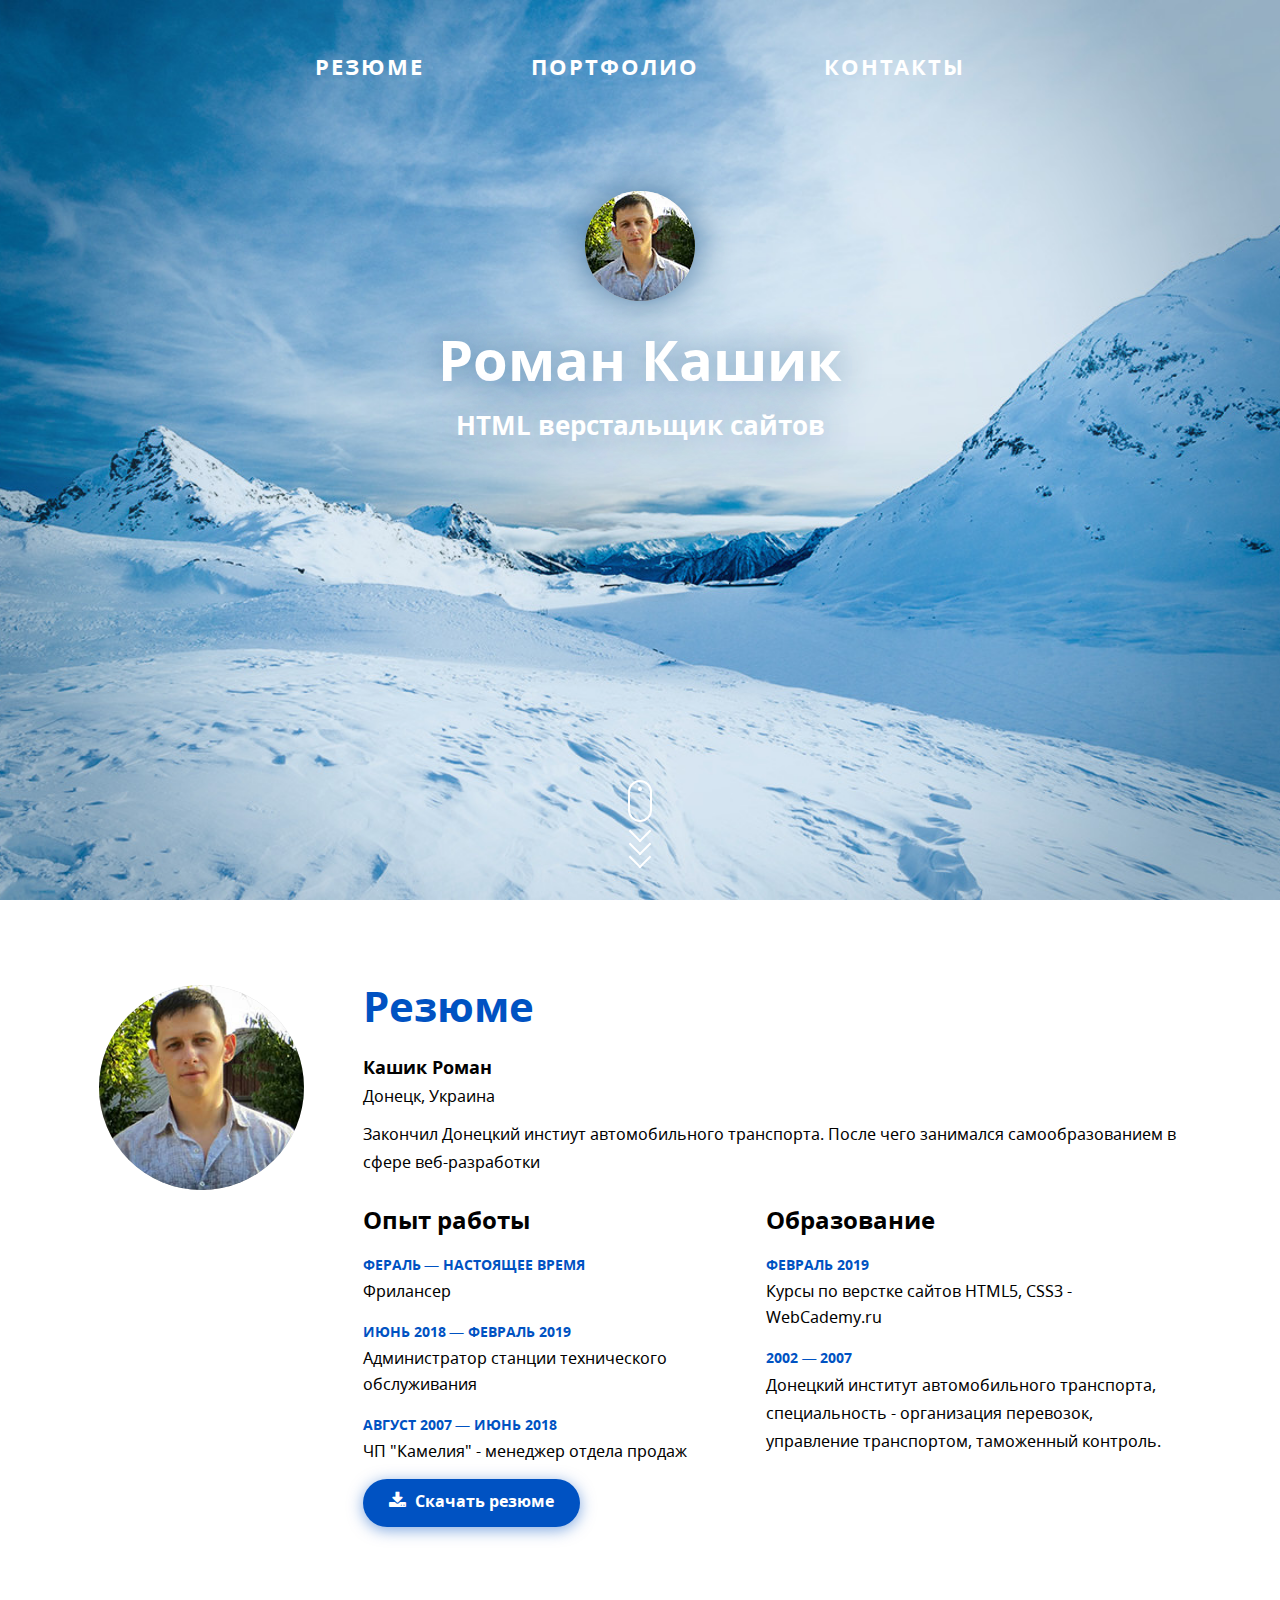
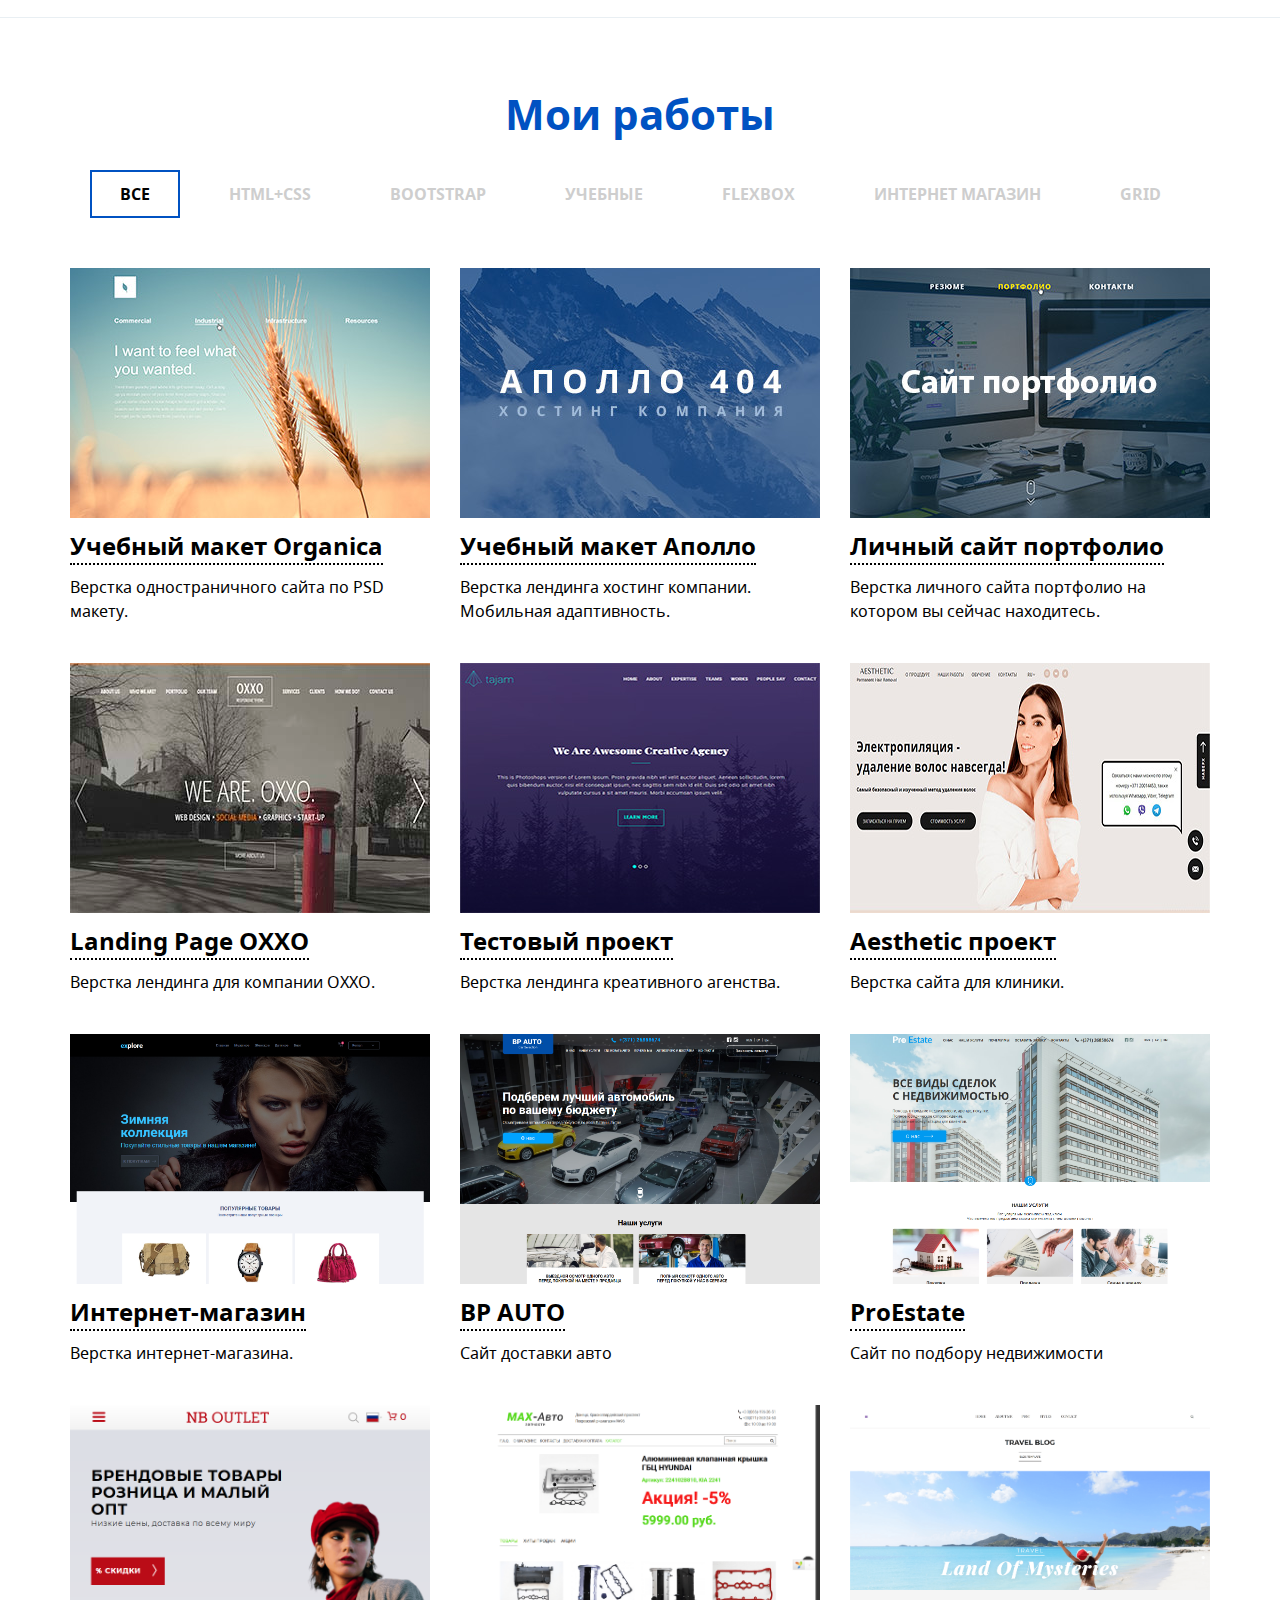
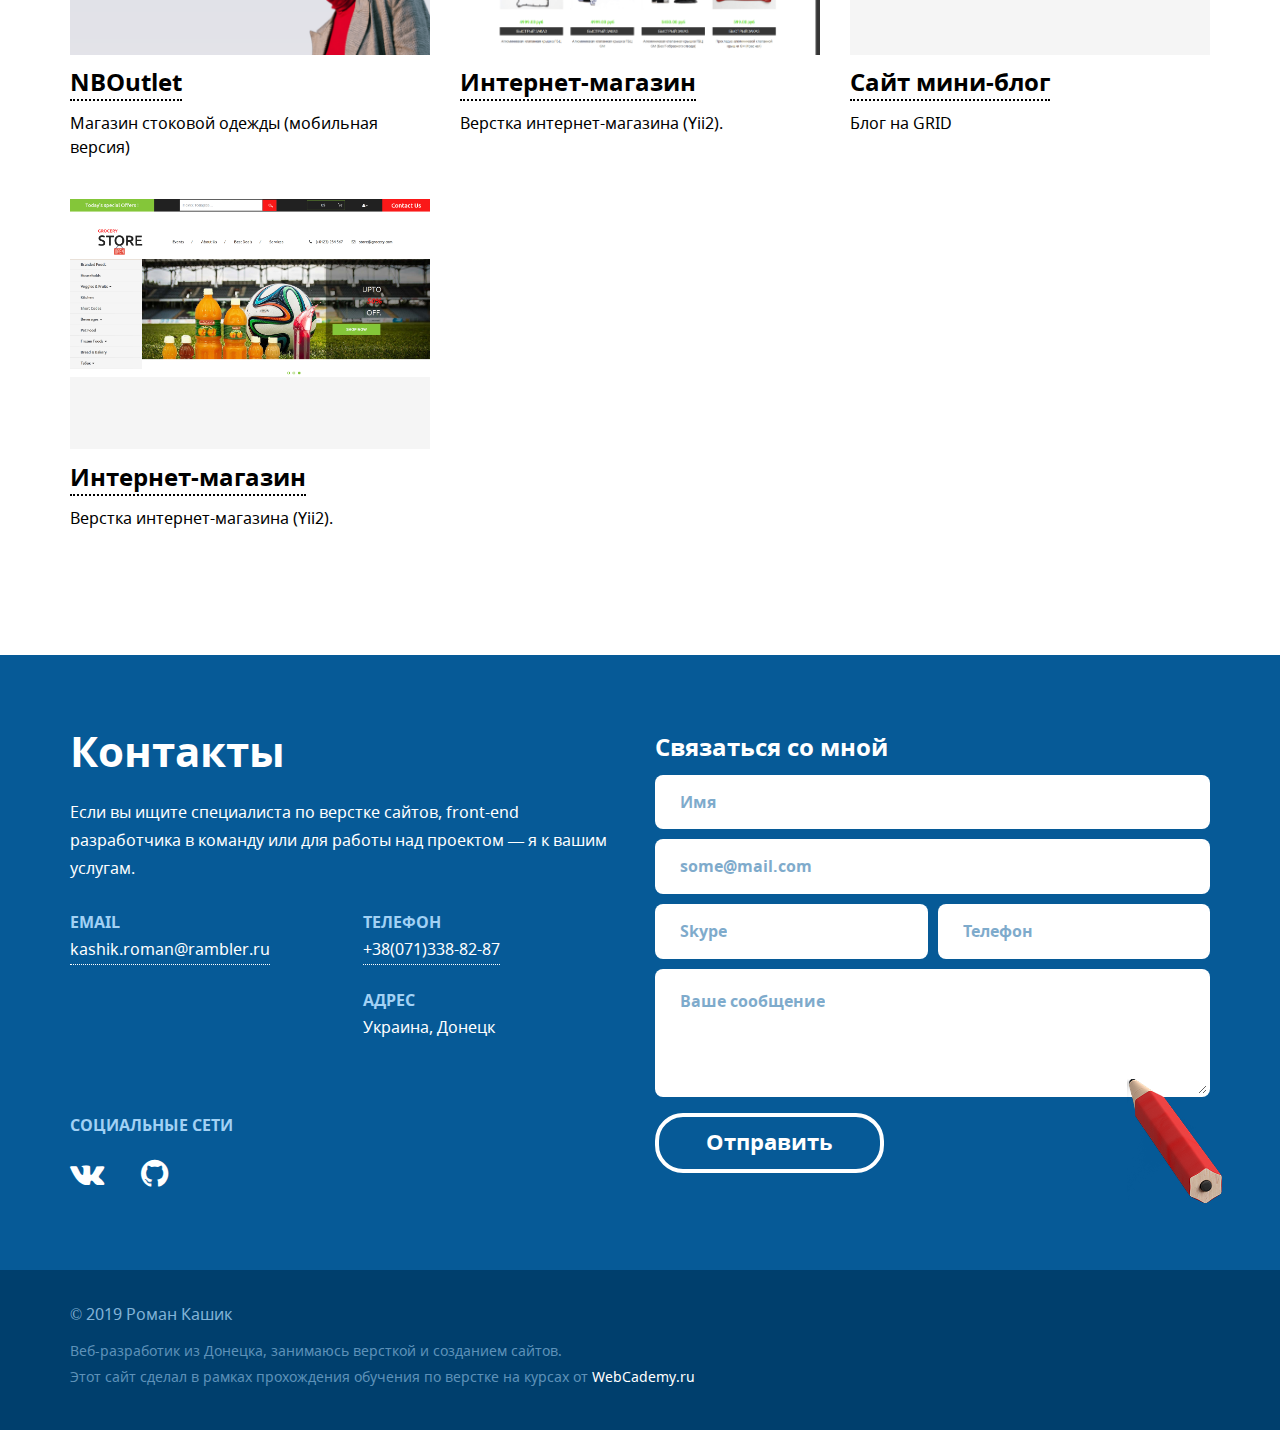
<file: docs/index.html>
<!DOCTYPE html>
<html lang="ru">
<head>
    <meta charset="UTF-8">

    <title>Портфолио</title>
    <meta name="description" content="Портфолио верстальщика сайтов">
    <meta name="keywords" content="Портфолио, проекты, заказать">
    <!-- Adaptive -->
    <meta name="viewport" content="width=device-width, initial-scale=1.0, shrink-to-fit=no"/>
    <meta http-equiv="X-UA-Compatible" content="IE=edge"/>
    <!-- Style -->
    <link rel="stylesheet" href="lib/bootstrap/css/bootstrap.min.css">
    <link rel="stylesheet" href="fonts/noto-webfont/noto.css">
    <link rel="stylesheet" href="fonts/font-awesome/css/font-awesome.min.css">
    <link rel="stylesheet" href="css/main.css">
    <link rel="stylesheet" href="lib/fancybox-master/dist/jquery.fancybox.min.css">
    <!-- FaIcons -->
    <link rel="icon" href="img/faicons/favicon-48x48.ico" type="image/x-icon"/>
    <link rel="shortcut icon" href="img/faicons/favicon-48x48.ico" type="image/x-icon"/>
    <link rel="apple-touch-icon" href="img/faicons/apple-touch-icon.png">
</head>
<body>
<!--[if lt IE 8]>
<p class="browserupgrade">Вы используете <strong>устаревшую</strong> версию браузера. Пожалуйста <a
        href="http://browsehappy.com/">обновите свой браузер</a>.</p>
<![endif]-->

<!-- Шапка сайта -->
<header class="header">
    <div class="container table">
        <div class="header__inner">
            <nav class="navigation">
                <div class="navigation__toogle">
                    <a class="burger-btn" id="mobile-menu" href="#">
                        <span></span>
                    </a>
                </div>
                <ul class="navigation__list">
                    <li><a href="#resume">Резюме</a></li>
                    <li><a href="#portfolio">Портфолио</a></li>
                    <li><a href="#contacts">Контакты</a></li>
                </ul>
            </nav>
            <div class="user-photo user-photo--small">
                <img src="usercontent/img/photo-small.jpg" alt="Фото пользователя">
            </div>
            <h1 class="header__title">Роман Кашик</h1>
            <h2 class="header__subtitle">HTML верстальщик сайтов</h2>
        </div>
        <a href="#resume" class="mouse_scroll">
            <div class="mouse">
                <div class="wheel"></div>
            </div>
            <div>
                <span class="m_scroll_arrows unu"></span>
                <span class="m_scroll_arrows doi"></span>
                <span class="m_scroll_arrows trei"></span>
            </div>
        </a>
    </div>
</header>
<!--// Шапка сайта -->

<!-- Блок с Резюме и Работами -->
<main>
    <!-- Резюме пользователя -->
    <div class="section section--bg-laptop section--bottom-line" id="resume">
        <div class="container">
            <div class="row">
                <!-- Фотография -->
                <div class="hidden-xs col-sm-2 col-lg-3">
                    <div class="user-photo user-photo--big">
                        <img src="usercontent/img/photo-big.jpg" alt="Фото пользователя">
                    </div>
                </div>
                <!-- //Фотография -->
                <!-- Резюме -->
                <div class="col-sm-10 col-lg-9">
                    <div class="heading">Резюме</div>
                    <p><strong>Кашик Роман</strong><br>
                        Донецк, Украина</p>
                    <p>Закончил Донецкий инстиут автомобильного транспорта. После чего занимался самообразованием в
                        сфере веб-разработки</p>
                    <!-- Колонки Опыт и Образование -->
                    <div class="row">
                        <div class="col-sm-6 col-lg-6 section--col-width ">
                            <div class="heading heading--medium">Опыт работы</div>
                            <ul class="skill-list">
                                <li class="skill-list__item">
                                    <div class="skill-list__title">Фераль — настоящее время</div>
                                    <p class="skill-list__desc">Фрилансер</p>
                                </li>
                                <li class="skill-list__item">
                                    <div class="skill-list__title">июнь 2018 — февраль 2019</div>
                                    <p class="skill-list__desc">Администратор станции технического обслуживания</p>
                                </li>
                                <li class="skill-list__item">
                                    <div class="skill-list__title">август 2007 — июнь 2018</div>
                                    <p class="skill-list__desc">ЧП "Камелия" - менеджер отдела продаж</p>
                                </li>
                            </ul>
                        </div>
                        <div class="col-sm-6 col-lg-6">
                            <div class="heading heading--medium">Образование</div>
                            <ul class="skill-list">
                                <li class="skill-list__item">
                                    <div class="skill-list__title">февраль 2019</div>
                                    <p class="skill-list__desc">Курсы по верстке сайтов HTML5, CSS3 - WebCademy.ru</p>
                                </li>
                                <li class="skill-list__item">
                                    <div class="skill-list__title">2002 — 2007</div>
                                    <p class="skill-list__desc& skill-list__desc&--line-height ">Донецкий институт
                                        автомобильного транспорта, специальность - организация перевозок, управление
                                        транспортом, таможенный контроль.</p>
                                </li>
                            </ul>
                        </div>
                        <!-- //Колонки Опыт и Образование -->
                    </div>
                    <a href="usercontent/pdf/Кашик Роман - верстальщик.pdf" class="button" target="blank" download>
                        <i class="fa fa-download " aria-hidden="true"></i>
                        Скачать резюме
                    </a>
                </div>
                <!-- //Резюме -->
            </div>
        </div>
    </div>
    <!-- Резюме пользователя -->
    <!-- Блок с работами -->
    <div class="section section--bg-gear section--work" id="portfolio">
        <div class="container">
            <div class="heading heading--center">Мои работы</div>
            <!-- Фильтр -->
            <div class="filter-wrapper">
                <ul class="filter-wrapper__block">
                    <li class="filter-wrapper__element">
                        <span class="filter-wrapper__button  filter" data-filter="all">Все</span>
                    </li>
                    <li class="filter-wrapper__element">
                        <span class="filter-wrapper__button filter" data-filter=".html-css">HTML+CSS</span>
                    </li>
                    <li class="filter-wrapper__element">
                        <span class="filter-wrapper__button filter" data-filter=".bootstrap">Bootstrap</span>
                    </li>
                    <li class="filter-wrapper__element">
                        <span class="filter-wrapper__button filter" data-filter=".tutorial">учебные</span>
                    </li>
                    <li class="filter-wrapper__element">
                        <span class="filter-wrapper__button filter" data-filter=".order">Flexbox</span>
                    </li>
                    <li class="filter-wrapper__element">
                        <span class="filter-wrapper__button filter" data-filter=".php">Интернет магазин</span>
                    </li>
                    <li class="filter-wrapper__element">
                        <span class="filter-wrapper__button filter" data-filter=".grid">Grid</span>
                    </li>
                </ul>
            </div>
            <!-- //Фильтр -->
            <!-- Работы -->
            <div class="row">
                <!-- Блок-обертка для фильтра и центровки работ на смартфонах -->
                <div class="portfolio-project--center" id="portfolio-project">
                    <div class="col-sm-4 col-lg-4 section--card mix tutorial html-css">
                        <div class="portfolio-card">
                            <a href="usercontent/img/full/organic.png" class="portfolio-card__img"
                               data-fancybox="gallery" data-caption="Учебный макет Organica">
                                <div class="portfolio__img--search">
                                    <i class="fa fa-search" aria-hidden="true"></i>
                                    <div class="portfolio__img--title">смотреть макет</div>
                                </div>
                                <img src="usercontent/img/project_organica.jpg" alt="Макет Organica">
                            </a>
                            <a href="https://romankashik.github.io/organic/" target="blank"
                               class="portfolio-card__title">Учебный макет Organica</a>
                            <div class="portfolio-card__description">Верстка одностраничного сайта по PSD макету.</div>
                        </div>
                    </div>
                    <div class="col-sm-4 col-lg-4 section--card mix tutorial bootstrap">
                        <div class="portfolio-card">
                            <a href="usercontent/img/full/apollo.png" class="portfolio-card__img"
                               data-fancybox="gallery" data-caption="Учебный макет Аполло">
                                <div class="portfolio__img--search">
                                    <i class="fa fa-search" aria-hidden="true"></i>
                                    <div class="portfolio__img--title">смотреть макет</div>
                                </div>
                                <img src="usercontent/img/project_apollo.jpg" alt="Макет Apollo">
                            </a>
                            <a href="https://romankashik.github.io/Apollo/" target="blank"
                               class="portfolio-card__title">Учебный макет Аполло</a>
                            <div class="portfolio-card__description">Верстка лендинга хостинг компании. Мобильная
                                адаптивность.
                            </div>
                        </div>
                    </div>
                    <div class="col-sm-4 col-lg-4 section--card mix bootstrap order">
                        <div class="portfolio-card">
                            <a href="usercontent/img/full/portfolio.jpg" class="portfolio-card__img"
                               data-fancybox="gallery" data-caption="Личный сайт портфолио">
                                <div class="portfolio__img--search">
                                    <i class="fa fa-search" aria-hidden="true"></i>
                                    <div class="portfolio__img--title">смотреть макет</div>
                                </div>
                                <img src="usercontent/img/project_portfolio.jpg" alt="Макет Portfolio">
                            </a>
                            <a href="usercontent/img/full/portfolio.jpg" target="blank" class="portfolio-card__title">Личный
                                сайт портфолио</a>
                            <div class="portfolio-card__description">Верстка личного сайта портфолио на котором вы
                                сейчас находитесь.
                            </div>
                        </div>
                    </div>
                    <div class="col-sm-4 col-lg-4 section--card mix bootstrap order">
                        <div class=" portfolio-card">
                            <a href="usercontent/img/full/OXXO.jpg" class="portfolio-card__img" data-fancybox="gallery"
                               data-caption="Landing Page компании OXXO">
                                <div class="portfolio__img--search">
                                    <i class="fa fa-search" aria-hidden="true"></i>
                                    <div class="portfolio__img--title">смотреть макет</div>
                                </div>
                                <img src="usercontent/img/project_oxxo.jpg" alt="Макет Moto">
                            </a>
                            <a href="https://romankashik.github.io/OXXO/" target="blank" class="portfolio-card__title">Landing
                                Page OXXO</a>
                            <div class="portfolio-card__description">Верстка лендинга для компании OXXO.</div>
                        </div>
                    </div>
                    <div class="col-sm-4 col-lg-4 section--card mix order">
                        <div class="portfolio-card ">
                            <a href="usercontent/img/full/tajam.jpg" class="portfolio-card__img" data-fancybox="gallery"
                               data-caption="Тестовый проект ">
                                <div class="portfolio__img--search">
                                    <i class="fa fa-search" aria-hidden="true"></i>
                                    <div class="portfolio__img--title">смотреть макет</div>
                                </div>
                                <img src="usercontent/img/project_tajam.jpg" alt="Макет Tajam">
                            </a>
                            <a href="https://romankashik.github.io/Tajam/" target="blank" class="portfolio-card__title">Тестовый
                                проект</a>
                            <div class="portfolio-card__description">Верстка лендинга креативного агенства.</div>
                        </div>
                    </div>
                    <div class="col-sm-4 col-lg-4 section--card mix order">
                        <div class="portfolio-card ">
                            <a href="usercontent/img/full/aesthetic.jpg" class="portfolio-card__img"
                               data-fancybox="gallery" data-caption="Тестовый проект ">
                                <div class="portfolio__img--search">
                                    <i class="fa fa-search" aria-hidden="true"></i>
                                    <div class="portfolio__img--title">смотреть макет</div>
                                </div>
                                <img src="usercontent/img/project_aesthetic.jpg" alt="Макет Tajam">
                            </a>
                            <a href="http://www.phr-aesthetic.eu/" target="blank"
                               class="portfolio-card__title">Aesthetic проект</a>
                            <div class="portfolio-card__description">Верстка сайта для клиники.</div>
                        </div>
                    </div>
					<div class="col-sm-4 col-lg-4 section--card order php">
						<div class="portfolio-card ">
							<a href="usercontent/img/full/ecommerce.png" class="portfolio-card__img"
							   data-fancybox="gallery" data-caption="Учебный интернет магазин">
								<div class="portfolio__img--search">
									<i class="fa fa-search" aria-hidden="true"></i>
									<div class="portfolio__img--title">смотреть макет</div>
								</div>
								<img src="usercontent/img/project__ecommerce.png" alt="Макет Ecommerce">
							</a>
							<a href="https://aesthetic-test.000webhostapp.com/" target="blank"
							   class="portfolio-card__title">Интернет-магазин</a>
							<div class="portfolio-card__description">Верстка интернет-магазина.</div>
						</div>
					</div>
                    <div class="col-sm-4 col-lg-4 section--card mix order">
                        <div class="portfolio-card ">
                            <a href="usercontent/img/full/bp_avto.png" class="portfolio-card__img"
                               data-fancybox="gallery" data-caption="Сайт доставки авто">
                                <div class="portfolio__img--search">
                                    <i class="fa fa-search" aria-hidden="true"></i>
                                    <div class="portfolio__img--title">смотреть макет</div>
                                </div>
                                <img src="usercontent/img/project__bp_avto.png" alt="BP AUTO">
                            </a>
                            <a href="http://bpauto.lv/avtopodbor/index.html" target="blank"
                               class="portfolio-card__title">BP AUTO</a>
                            <div class="portfolio-card__description">Сайт доставки авто</div>
                        </div>
                    </div>
                    <div class="col-sm-4 col-lg-4 section--card mix order">
                        <div class="portfolio-card ">
                            <a href="usercontent/img/full/proestate-lv.jpg" class="portfolio-card__img"
                               data-fancybox="gallery" data-caption="Сайт подбора недвижимости">
                                <div class="portfolio__img--search">
                                    <i class="fa fa-search" aria-hidden="true"></i>
                                    <div class="portfolio__img--title">смотреть макет</div>
                                </div>
                                <img src="usercontent/img/project__pro_estate.png" alt="ProEstate">
                            </a>
                            <a href="http://proestate.lv/" target="blank"
                               class="portfolio-card__title">ProEstate</a>
                            <div class="portfolio-card__description">Сайт по подбору недвижимости</div>
                        </div>
                    </div>
                    <div class="col-sm-4 col-lg-4 section--card mix order php">
                        <div class="portfolio-card ">
                            <a href="usercontent/img/full/nboutlet.jpg" class="portfolio-card__img"
                               data-fancybox="gallery" data-caption="Сайт стоковой одежды">
                                <div class="portfolio__img--search">
                                    <i class="fa fa-search" aria-hidden="true"></i>
                                    <div class="portfolio__img--title">смотреть макет</div>
                                </div>
                                <img src="usercontent/img/project__nboutlet.png" alt="NBOutlet">
                            </a>
                            <a href="http://www.nboutlet.eu/index-mobile.php" target="blank"
                               class="portfolio-card__title">NBOutlet</a>
                            <div class="portfolio-card__description">Магазин стоковой одежды (мобильная версия)</div>
                        </div>
                    </div>
                    <div class="col-sm-4 col-lg-4 section--card order php">
                        <div class="portfolio-card ">
                            <a href="usercontent/img/full/maxauto.png" class="portfolio-card__img"
                               data-fancybox="gallery" data-caption="Интернет магазин автозапчастей">
                                <div class="portfolio__img--search">
                                    <i class="fa fa-search" aria-hidden="true"></i>
                                    <div class="portfolio__img--title">смотреть макет</div>
                                </div>
                                <img src="usercontent/img/project_maxauto.png" alt="Макет MAX-Авто">
                            </a>
                            <a href="http://www.al-kryshka.com/" target="blank"
                               class="portfolio-card__title">Интернет-магазин</a>
                            <div class="portfolio-card__description">Верстка интернет-магазина (Yii2).</div>
                        </div>
                    </div>

                    <div class="col-sm-4 col-lg-4 section--card grid">
                        <div class="portfolio-card ">
                            <a href="usercontent/img/full/travel.jpg" class="portfolio-card__img"
                               data-fancybox="gallery" data-caption="Блог путешественника">
                                <div class="portfolio__img--search">
                                    <i class="fa fa-search" aria-hidden="true"></i>
                                    <div class="portfolio__img--title">смотреть макет</div>
                                </div>
                                <img src="usercontent/img/project_travel.png" alt="Макет Travel Blog">
                            </a>
                            <a href="https://romankashik.github.io/travel/" target="blank"
                               class="portfolio-card__title">Сайт мини-блог</a>
                            <div class="portfolio-card__description">Блог на GRID</div>
                        </div>
                    </div>

		            <div class="col-sm-4 col-lg-4 section--card order php">
                        <div class="portfolio-card ">
                            <a href="usercontent/img/full/grocery-full.jpg" class="portfolio-card__img"
                               data-fancybox="gallery" data-caption="Интернет магазин Grocery">
                                <div class="portfolio__img--search">
                                    <i class="fa fa-search" aria-hidden="true"></i>
                                    <div class="portfolio__img--title">смотреть макет</div>
                                </div>
                                <img src="usercontent/img/project_grocery.png" alt="Макет Grocery">
                            </a>
                            <a href="http://grocery.kl.com.ua/" target="blank"
                               class="portfolio-card__title">Интернет-магазин</a>
                            <div class="portfolio-card__description">Верстка интернет-магазина (Yii2).</div>
                        </div>
                    </div>
		
                </div>
                <!--// Блок-обертка для фильтра и центровки работ на смартфонах -->

            </div>
            <!--// Работы -->
        </div>
    </div>
    <!--// Блок с работами -->
</main>
<!-- //Блок с Резюме и Работами -->

<!-- Контакты -->
<footer id='contacts'>
    <div class="footer-bg section section--bg-cloud ">
        <div class="container">
            <div class="row ">
                <!-- Контакты -->
                <div class="col-sm-6 col-lg-6">
                    <div class="heading heading--white">Контакты</div>
                    <p class="heading-description">Если вы ищите специалиста по верстке сайтов, front-end разработчика в
                        команду или для работы над проектом — я к вашим услугам.</p>

                    <div class="row">
                        <div class="col-sm-12 col-lg-6">
                            <ul class="skill-list">
                                <li class="skill-list__item">
                                    <div class="skill-list__title skill-list__title--footer">Email</div>
                                    <p class="skill-list__desc"><a class="footer-contact__link"
                                                                   href="mailto:roma12041985@yandex.ru">kashik.roman@rambler.ru</a>
                                    </p>
                                </li>
                                <!-- <li class="skill-list__item">
                                    <div class="skill-list__title skill-list__title--footer">Skype</div>
                                    <p class="skill-list__desc"><a class="footer-contact__link" href="skype:emelyan.kazakov?chat">* * * * * * *</a></p>
                                </li> -->
                            </ul>
                        </div>
                        <div class="col-sm-12 col-lg-6">
                            <ul class="skill-list">
                                <li class="skill-list__item">
                                    <div class="skill-list__title skill-list__title--footer">Телефон</div>
                                    <p class="skill-list__desc"><a class="footer-contact__link"
                                                                   href="tel:+78 (070) 555-77-55">+38(071)338-82-87</a>
                                    </p>
                                </li>
                                <li class="skill-list__item">
                                    <div class="skill-list__title skill-list__title--footer">Адрес</div>
                                    <p class="skill-list__desc footer-contact__link--address">Украина, Донецк</p>
                                </li>
                            </ul>
                        </div>
                    </div>
                    <!-- Социальные сети -->
                    <ul class="skill-list skill-list-social-icon--contact">
                        <li class="skill-list__item skill-list__item-social-icon--contact">
                            <div class="skill-list__title skill-list__title--footer">социальные сети</div>
                            <div class="skill-list__desc">
                                <div class="social-icon">
                                    <a href="https://vk.com/id330586229" class="fa fa-vk" aria-hidden="true"
                                       target="blank"></a>
                                    <!-- <a href="https://twitter.com/?lang=ru" class="fa fa-twitter" aria-hidden="true" target="blank"></a> -->
                                    <!-- <a href="https://www.youtube.com/?gl=UA&hl=ru" class="fa fa-youtube" aria-hidden="true" target="blank"></a> -->
                                    <!-- <a href="https://www.instagram.com/?hl=ru" class="fa fa-instagram" aria-hidden="true" target="blank"></a> -->
                                    <a href="https://github.com/RomanKashik" class="fa fa-github" aria-hidden="true"
                                       target="blank"></a>
                                </div>
                            </div>
                        </li>
                    </ul>
                    <!--// Социальные сети -->
                </div>
                <!--// Контакты -->
                <!-- Форма -->
                <div class="col-sm-6 col-lg-6">
                    <div class="heading-form ">Связаться со мной</div>
                    <form class="contact-form" id="contact-form">
                        <!-- Скрытые поля -->
                        <input type="hidden" name="project_name" value="Мой персональный сайт">
                        <input type="hidden" name="form_from" value="admin@webhostapp.com">
                        <input type="hidden" name="admin_email" value="roma12041985@yandex.ru">
                        <input type="hidden" name="form_subject" value=" Сообщение с сайта">
                        <!-- //Скрытые поля -->

                        <input type="text" class="contact-form__input" id="name" name="name" placeholder="Имя" required>
                        <input type="email" class="contact-form__input" id="email" name="email"
                               placeholder="some@mail.com" required>
                        <div class="contact-form__half-width">
                            <input type="text" class="contact-form__input contact-form__input--half-width-skype"
                                   name="skype" placeholder="Skype">
                            <input type="tel" class="contact-form__input contact-form__input--half-width-phone"
                                   name="phone" placeholder="Телефон">
                        </div>
                        <div class="pencil-bocks">
                            <textarea name="message" class="contact-form__textarea" id="message" cols="30" rows="10"
                                      placeholder="Ваше сообщение" required></textarea>
                        </div>
                        <input type="submit" class="contact-submit" value="Отправить">
                    </form>
                    <div id="answer"></div>
                </div>


                <!--// Форма -->

            </div>
        </div>
    </div>

    <div class="copy">
        <div class="container">
            <div class="copyright">
                <p class="copyright__label">© 2019 Роман Кашик</p>
                <p class="copyright__text">Веб-разработик из Донецка, занимаюсь версткой и созданием сайтов. <br>
                    Этот сайт сделал в рамках прохождения обучения по верстке на курсах от <a class="copyright__link"
                                                                                              href="https://webcademy.ru/"
                                                                                              target="blank">WebCademy.ru</a>
                </p>
            </div>
        </div>
    </div>
</footer>
<!-- //Контакты -->

<!-- [if lt IE 9]>
<script src="lib/html5shiv/es5-shim.min.js"></script>
<script src="lib/html5shiv/html5shiv.min.js"></script>
<script src="lib/html5shiv/html5shiv-printshiv.min.js"></script>
<script src="lib/html5shiv/respond.min.js"></script>
<![endif] -->

<!-- Scripts -->
<script src="lib/jquery/jquery-3.3.1.min.js"></script>
<script src="lib/bootstrap/js/bootstrap.min.js"></script>
<script src="lib/pagescroll2id/jquery.malihu.PageScroll2id.js"></script>
<script src="lib/mixitup2/jquery.mixitup.min.js"></script>
<script src="lib/fancybox-master/dist/jquery.fancybox.min.js"></script>
<script src="lib/jquery-validation-1.15.1/jquery.validate.min.js"></script>
<script src="js/main.js"></script>
</body>
</html>
</file>
<file: docs/fonts/noto-webfont/noto.css>
@font-face {
    font-family: 'Noto Sans';
    src: local('Noto Sans'), local('NotoSans'), url('notosans.woff2') format('woff2'), url('notosans.woff') format('woff'), url('notosans.ttf') format('truetype');
    font-weight: 400;
    font-style: normal;
}
@font-face {
    font-family: 'Noto Sans';
    src: local('Noto Sans Italic'), local('NotoSans-Italic'), url('notosansitalic.woff2') format('woff2'), url('notosansitalic.woff') format('woff'), url('notosansitalic.ttf') format('truetype');
    font-weight: 400;
    font-style: italic;
}
@font-face {
    font-family: 'Noto Sans';
    src: local('Noto Sans Bold'), local('NotoSans-Bold'), url('notosansbold.woff2') format('woff2'), url('notosansbold.woff') format('woff'), url('notosansbold.ttf') format('truetype');
    font-weight: 700;
    font-style: normal;
}
@font-face {
    font-family: 'Noto Sans';
    src: local('Noto Sans Bold Italic'), local('NotoSans-BoldItalic'), url('notosansbolditalic.woff2') format('woff2'), url('notosansbolditalic.woff') format('woff'), url('notosansbolditalic.ttf') format('truetype');
    font-weight: 700;
    font-style: italic;
}
</file>
<file: docs/css/main.css>
body {
  margin: 0;
  padding: 0;
}
/*
 * Box-sizing-model
 */
*,
*:before,
*:after {
  -webkit-box-sizing: border-box;
  box-sizing: border-box;
}
/*
 * Responsive images
*/
img {
  max-width: 100%;
  height: auto;
}
/*
 * Cursor change on hover on Buttons
*/
input[type="submit"] {
  cursor: pointer;
}
/*
 * A better looking default horizontal rule
 */
hr {
  display: block;
  height: 1px;
  border: 0;
  border-top: 1px solid #ccc;
  margin: 1em 0;
  padding: 0;
}
/*
 * Allow only vertical resizing of textareas.
 */
textarea {
  resize: vertical;
}
/*
 * Clearfix: contain floats
 *
 * For modern browsers
 * 1. The space content is one way to avoid an Opera bug when the
 *    `contenteditable` attribute is included anywhere else in the document.
 *    Otherwise it causes space to appear at the top and bottom of elements
 *    that receive the `clearfix` class.
 * 2. The use of `table` rather than `block` is only necessary if using
 *    `:before` to contain the top-margins of child elements.
 */
.clearfix:before,
.clearfix:after {
  content: " ";
  /* 1 */
  display: table;
  /* 2 */
}
.clearfix:after {
  clear: both;
}
.clear {
  clear: both;
  height: 0;
  width: 0;
  visibility: hidden;
}
/* ==========================================================================
   Browser Upgrade Prompt
   ========================================================================== */
.browserupgrade {
  margin: 0.2em 0;
  background: #ccc;
  color: #000;
  padding: 0.2em 0;
}
html,
body {
  height: 100%;
  min-width: 320px;
}
html {
  font-size: 10px;
  line-height: 1.4;
}
body {
  font-size: 1.6rem;
  /* 10px * 1.6 = 16px */
  font-family: 'Noto Sans';
}
p {
  font-size: 14px;
  line-height: 22px;
  color: #010101;
}
@media (min-width: 768px) {
  p {
    font-size: 16px;
    line-height: 28px;
  }
}
.block {
  background: #FFDB4C;
  padding: 20px;
  color: #000;
  font-size: 2.5vw;
  font-weight: bold;
  text-align: center;
  margin-top: 30px;
  margin-bottom: 30px;
  word-break: break-all;
}
/*==========  Desktop First Method  ==========*/
/* Large Devices, Wide Screens - adaptive styles bofore 1200px */
/* Medium Devices, Desktops - adaptive styles bofore 992px */
/* Small Devices, Tablets - adaptive styles bofore 768px */
/* Extra Small Devices, Phones - adaptive styles bofore 480px */
/* Custom, iPhone Retina - adaptive styles bofore 320px */
.navigation {
  font-size: 18px;
  line-height: 1;
  letter-spacing: 1px;
  font-weight: 700;
  text-transform: uppercase;
}
@media (min-width: 1200px) {
  .navigation {
    font-size: 22px;
  }
}
.navigation .navigation__toogle {
  display: block;
  cursor: pointer;
  position: absolute;
  top: 30px;
  right: 0px;
  z-index: 2;
}
@media (min-width: 768px) {
  .navigation .navigation__toogle {
    display: none;
  }
}
.navigation .navigation__toogle--fixed {
  position: fixed;
}
.navigation ul.navigation__list {
  display: none;
  margin: 0 auto;
  padding: 0;
  list-style-type: none;
  z-index: 1;
  position: fixed;
  top: 0;
  bottom: 0;
  left: 0;
  right: 0;
  background-color: rgba(11, 81, 136, 0.95);
}
@media (min-width: 768px) {
  .navigation ul.navigation__list {
    display: block;
    position: static;
    background-color: transparent;
  }
}
.navigation ul.navigation__list--open {
  display: -webkit-box;
  display: -ms-flexbox;
  display: flex;
  -webkit-box-orient: vertical;
  -webkit-box-direction: normal;
      -ms-flex-direction: column;
          flex-direction: column;
  -webkit-box-pack: center;
      -ms-flex-pack: center;
          justify-content: center;
  -webkit-box-align: center;
      -ms-flex-align: center;
          align-items: center;
}
@media (min-width: 768px) {
  .navigation ul.navigation__list--open {
    display: block;
  }
}
.navigation ul.navigation__list li {
  margin: 0 auto 40px;
  padding: 0;
  display: block;
}
@media (min-width: 768px) {
  .navigation ul.navigation__list li {
    display: inline-block;
    margin: 0;
    padding: 0;
    margin-right: 100px;
  }
  .navigation ul.navigation__list li:nth-child(2) {
    margin-right: 118px;
  }
  .navigation ul.navigation__list li:last-child {
    margin-right: 0;
  }
}
.navigation a {
  color: #fff;
  letter-spacing: 2px;
  text-decoration: none;
  -webkit-transition: 0.2s linear;
  transition: 0.2s linear;
}
.navigation a:hover,
.navigation a:focus,
.navigation a:active {
  color: #ffe400;
}
.burger-btn {
  width: 50px;
  height: 50px;
  position: absolute;
  padding: 0;
  top: 50%;
  right: 0;
  -webkit-transform: translate(-20%, -50%);
  transform: translate(-20%, -50%);
}
.burger-btn span,
.burger-btn span:after,
.burger-btn span:before {
  position: absolute;
  background-color: #fff;
  margin-top: -3px;
  margin-left: -13px;
  width: 25px;
  height: 5px;
  border-radius: 5px;
  top: 50%;
  left: 50%;
  -webkit-transition: 0.2s linear;
  transition: 0.2s linear;
}
.burger-btn:hover span,
.burger-btn:hover span:after,
.burger-btn:hover span:before {
  background-color: #ffe400;
}
.burger-btn span:after,
.burger-btn span:before {
  content: "";
  display: table;
  -webkit-transition: 0.2s;
  transition: 0.2s;
}
.burger-btn span:before {
  -webkit-transform: translateY(10px);
  transform: translateY(10px);
}
.burger-btn span:after {
  -webkit-transform: translateY(-10px);
  transform: translateY(-10px);
}
.burger-btn-active span {
  height: 0;
}
.burger-btn-active span:before {
  background-color: #fff;
  -webkit-transition: 0.3s linear;
  transition: 0.3s linear;
  -webkit-transform: rotate(-45deg);
  transform: rotate(-45deg);
  -webkit-transform-origin: center;
  transform-origin: center;
}
.burger-btn-active span:after {
  background-color: #fff;
  -webkit-transition: 0.3s linear;
  transition: 0.3s linear;
  -webkit-transform: rotate(45deg);
  transform: rotate(45deg);
  -webkit-transform-origin: center;
  transform-origin: center;
}
.user-photo {
  width: 110px;
  height: 110px;
  overflow: hidden;
  border-radius: 80px;
  margin: 0 auto 35px;
  background-image: url('../img/placeholders/user-avatar-placeholder-small.jpg');
  background-repeat: no-repeat;
  background-size: cover;
  background-position: center;
}
.user-photo--small {
  -webkit-box-shadow: 0px 0px 40px 0px #48779f;
          box-shadow: 0px 0px 40px 0px #48779f;
}
@media (min-width: 768px) {
  .user-photo--small {
    margin: 114px auto 17px;
  }
}
@media (min-width: 1200px) {
  .user-photo--small {
    margin: 114px auto 28px;
  }
}
.user-photo--big {
  max-width: 100%;
  height: auto;
  border-radius: 105px;
  background-image: url('../img/placeholders/user-avatar-placeholder-big.jpg');
}
@media (min-width: 1200px) {
  .user-photo--big {
    width: 205px;
    height: 205px;
  }
}
a.mouse_scroll {
  display: block;
  margin: 0 auto;
  width: 24px;
  height: 100px;
  position: absolute;
  bottom: 2rem;
  left: 50%;
  margin-left: -12px;
  -webkit-animation-delay: 1.2s;
  animation-delay: 1.2s;
  cursor: pointer;
}
@media screen and (max-width: 768px) {
  a.mouse_scroll {
    bottom: 1rem;
    height: 50px;
  }
}
a.mouse_scroll:active,
a.mouse_scroll:focus {
  outline: none;
}
.m_scroll_arrows {
  display: block;
  width: 5px;
  height: 5px;
  /* IE 9 */
  -webkit-transform: rotate(45deg);
  /* Chrome, Safari, Opera */
  transform: rotate(45deg);
  border-right: 2px solid white;
  border-bottom: 2px solid white;
  margin: 0 0 3px 4px;
  width: 16px;
  height: 16px;
}
.unu {
  margin-top: 1px;
}
.unu,
.doi,
.trei {
  -webkit-animation: mouse-scroll 1s infinite;
  -moz-animation: mouse-scroll 1s infinite;
}
.unu {
  -webkit-animation-delay: .1s;
  -moz-animation-delay: .1s;
  -webkit-animation-direction: alternate;
}
.doi {
  -webkit-animation-delay: .2s;
  -moz-animation-delay: .2s;
  -webkit-animation-direction: alternate;
  margin-top: -6px;
}
.trei {
  -webkit-animation-delay: .3s;
  -moz-animation-delay: .3s;
  -webkit-animation-direction: alternate;
  margin-top: -6px;
}
.mouse {
  display: none;
  height: 42px;
  width: 24px;
  border-radius: 14px;
  -webkit-transform: none;
          transform: none;
  border: 2px solid white;
  top: 170px;
}
@media (min-width: 768px) {
  .mouse {
    display: block;
  }
}
.wheel {
  height: 5px;
  width: 2px;
  display: block;
  margin: 5px auto;
  background: white;
  position: relative;
  height: 4px;
  width: 4px;
  border: 2px solid white;
  border-radius: 8px;
}
.wheel {
  -webkit-animation: mouse-wheel 0.6s linear infinite;
  -moz-animation: mouse-wheel 0.6s linear infinite;
}
@-webkit-keyframes mouse-wheel {
  0% {
    opacity: 1;
    -webkit-transform: translateY(0);
    transform: translateY(0);
  }
  100% {
    opacity: 0;
    -webkit-transform: translateY(6px);
    transform: translateY(6px);
  }
}
@-webkit-keyframes mouse-scroll {
  0% {
    opacity: 0;
  }
  50% {
    opacity: .5;
  }
  100% {
    opacity: 1;
  }
}
@keyframes mouse-scroll {
  0% {
    opacity: 0;
  }
  50% {
    opacity: .5;
  }
  100% {
    opacity: 1;
  }
}
.section {
  padding: 35px 0 40px;
}
@media (min-width: 768px) {
  .section {
    padding: 50px 0 60px;
  }
}
@media (min-width: 1200px) {
  .section {
    padding: 85px 0 90px;
  }
}
.section--work {
  padding-top: 39px;
  padding-bottom: 45px;
}
@media (min-width: 768px) {
  .section--work {
    padding-top: 60px;
    padding-bottom: 60px;
  }
}
@media (min-width: 1200px) {
  .section--work {
    padding-top: 75px;
    padding-bottom: 85px;
  }
}
.section--card {
  margin-bottom: 40px;
}
/* .section--card:last-child {
  margin-bottom: 0;
}
@media (min-width: 768px) {
  .section--card:nth-child(4),
  .section--card:nth-child(5),
  .section--card:nth-child(6) {
    margin-bottom: 0;
  }
} */
.section--bottom-line {
  border-bottom: 1px solid #e9eff3;
}
.section--bg-laptop {
  background-repeat: no-repeat;
  background-position: right 87%;
}
@media (min-width: 1450px) {
  .section--bg-laptop {
    background-image: url('../img/bg/laptop.png');
  }
}
.section--bg-gear {
  background-repeat: no-repeat;
  background-position: left 55%;
}
@media (min-width: 1450px) {
  .section--bg-gear {
    background-image: url('../img/bg/gear.png');
  }
}
.section--bg-cloud {
  background-repeat: no-repeat;
  background-position: right 55%;
}
@media (min-width: 1450px) {
  .section--bg-cloud {
    background-image: url('../img/bg/cloud.png');
  }
}
@media (min-width: 1200px) {
  .section--col-width {
    width: 46%;
  }
}
.heading {
  font-size: 32px;
  font-weight: 700;
  line-height: 1;
  margin: 0 0 9px;
  color: #0052c2;
}
@media (min-width: 768px) {
  .heading {
    font-size: 42px;
    margin: 0 0 26px;
  }
}
.heading + p > strong {
  font-size: 18px;
}
.heading--medium {
  font-size: 24px;
  font-weight: 700;
  line-height: 28px;
  color: #010101;
  margin: 20px 0 18px;
}
.heading--center {
  text-align: center;
}
.heading--white,
.heading-description {
  color: #fff;
}
.heading-description {
  font-size: 16px;
  line-height: 28px;
  margin-bottom: 20px;
}
.heading-form {
  font-size: 24px;
  font-weight: 700;
  color: #fff;
  margin-bottom: 10px;
}
.skill-list {
  margin: 0px 0 0px;
  padding: 0;
  list-style-type: none;
}
@media (min-width: 768px) {
  .skill-list-social-icon--contact {
    margin: 0;
  }
}
.skill-list__item {
  margin: 0 0 15px;
  padding: 0;
}
.skill-list__item-social-icon--contact {
  margin-top: 50px;
  margin-bottom: 0;
}
.skill-list__title {
  font-size: 14px;
  font-weight: 700;
  line-height: 26px;
  text-transform: uppercase;
  color: #0052c2;
}
.skill-list__title--footer {
  font-size: 16px;
  line-height: 28px;
  padding-top: 6px;
  color: #a2d1f4;
}
.skill-list__desc {
  font-size: 14px;
  line-height: 26px;
}
@media (min-width: 768px) {
  .skill-list__desc {
    font-size: 16px;
  }
}
.skill-list__desc--line-height {
  line-height: 30px;
}
.button {
  display: inline-block;
  padding: 11px 26px 14px;
  height: 48px;
  border-radius: 24px;
  background-color: #0052c2;
  color: #fff;
  font-size: 16px;
  font-weight: 700;
  text-align: center;
  text-decoration: none;
  cursor: pointer;
  -webkit-box-shadow: 0px 3px 15px 0px rgba(0, 82, 194, 0.5);
          box-shadow: 0px 3px 15px 0px rgba(0, 82, 194, 0.5);
  -webkit-transition: all 0.2s linear;
  transition: all 0.2s linear;
}
.button .fa {
  font-size: 18px;
  margin-right: 5px;
}
.button:hover,
.button:focus {
  color: #0052c2;
  background-color: #fff;
  text-decoration: none;
}
.button:active {
  background-color: #0052c2;
  color: #ffe400;
  text-decoration: none;
}
.portfolio-project--center {
  display: -moz-flex;
  display: -ms-flex;
  display: -o-flex;
  display: -webkit-box;
  display: -ms-flexbox;
  display: flex;
  -webkit-box-orient: vertical;
  -webkit-box-direction: normal;
      -ms-flex-direction: column;
          flex-direction: column;
}
@media (min-width: 768px) {
  .portfolio-project--center {
    -webkit-box-orient: horizontal;
    -webkit-box-direction: normal;
        -ms-flex-direction: row;
            flex-direction: row;
    -ms-flex-wrap: wrap;
        flex-wrap: wrap;
  }
}
.filter-wrapper {
  padding-top: 23px;
  margin-bottom: 20px;
  text-align: center;
  color: #cecece;
  font-size: 16px;
  font-weight: 700;
  text-transform: uppercase;
}
@media (min-width: 768px) {
  .filter-wrapper {
    padding-top: 9px;
    margin-bottom: 50px;
  }
}
.filter-wrapper__block {
  margin: 0;
  padding: 0;
  list-style-type: none;
}
.filter-wrapper__element {
  display: block;
  margin: 0 0 11px 0;
  padding: 0;
  cursor: pointer;
}
.filter-wrapper__element:last-child {
  margin-bottom: 0;
}
@media (min-width: 768px) {
  .filter-wrapper__element {
    display: inline-block;
    margin: 0;
  }
}
@media (min-width: 1200px) {
  .filter-wrapper__element {
    margin-right: 15px;
  }
  .filter-wrapper__element:last-child {
    margin-right: 0;
  }
}
.filter-wrapper__button {
  display: inline-block;
  line-height: 28px;
  padding: 6px 23px 6px 22px;
}
.filter-wrapper__button:hover {
  color: #010101;
}
@media (min-width: 768px) {
  .filter-wrapper__button {
    padding: 10px 30px 10px 30px;
  }
}
.active {
  color: #010101;
  line-height: 28px;
  padding: 4px 23px 4px 22px;
  border: 2px solid #0052c2;
}
@media (min-width: 768px) {
  .active {
    padding: 8px 28px 8px 28px;
  }
}
#portfolio-project .mix {
  display: none;
}
.portfolio-card {
  max-width: 360px;
  text-decoration: none;
  color: #000;
  margin: 0 auto;
  position: relative;
  cursor: pointer;
}
.portfolio-card__img {
  display: inline-block;
  background-image: url('../img/placeholders/project_placeholder.jpg');
  background-position: center;
  background-repeat: no-repeat;
  background-size: cover;
  position: relative;
  overflow: hidden;
  width: 100%;
  margin-bottom: 15px;
}
@media (min-width: 768px) {
  .portfolio-card__img {
    width: 220px;
    height: 150px;
  }
}
@media (min-width: 992px) {
  .portfolio-card__img {
    width: 290px;
    height: 200px;
  }
}
@media (min-width: 1200px) {
  .portfolio-card__img {
    width: 360px;
    height: 250px;
    margin-bottom: 10px;
  }
}
.portfolio__img--search {
  position: absolute;
  top: 100%;
  width: 100%;
  height: 100%;
  background-color: rgba(0, 82, 194, 0.92);
  font-size: 26px;
  color: #fff;
  display: -webkit-box;
  display: -ms-flexbox;
  display: flex;
  -webkit-box-orient: vertical;
  -webkit-box-direction: normal;
      -ms-flex-direction: column;
          flex-direction: column;
  -webkit-box-pack: center;
      -ms-flex-pack: center;
          justify-content: center;
  -webkit-box-align: center;
      -ms-flex-align: center;
          align-items: center;
  -webkit-transition: top 0.5s ease-in;
  transition: top 0.5s ease-in;
}
.portfolio-card__img:hover .portfolio__img--search {
  display: -webkit-box;
  display: -ms-flexbox;
  display: flex;
  top: 0%;
}
.fa-search {
  font-size: 64px;
}
@media (min-width: 992px) {
  .fa-search {
    margin-bottom: 30px;
  }
}
.portfolio__img--title {
  display: none;
}
@media (min-width: 992px) {
  .portfolio__img--title {
    display: block;
    font-size: 26px;
  }
}
.portfolio-card__title {
  display: inline-block;
  font-size: 20px;
  line-height: 1;
  font-weight: 700;
  text-decoration: none;
  color: #000;
  margin-bottom: 10px;
  -webkit-transition: 0.2s linear;
  transition: 0.2s linear;
}
.portfolio-card__title:hover,
.portfolio-card__title:focus {
  color: #0052c2;
  text-decoration: none;
}
@media (min-width: 1200px) {
  .portfolio-card__title {
    font-size: 24px;
    padding-bottom: 5px;
    border-bottom: 2px dotted #000;
  }
  .portfolio-card__title:hover {
    text-decoration: none;
    border-bottom: 2px dotted #0052c2;
  }
}
.portfolio-card__description {
  font-size: 14px;
  line-height: 1.42;
  text-decoration: none;
  color: #000;
}
@media (min-width: 1200px) {
  .portfolio-card__description {
    font-size: 16px;
    line-height: 1.5;
  }
}
.social-icon {
  font-size: 32px;
  padding-top: 19px;
}
.social-icon a {
  color: #fff;
  text-decoration: none;
  -webkit-transition: 0.2s linear;
  transition: 0.2s linear;
}
.social-icon a:hover,
.social-icon a:focus,
.social-icon a:active {
  color: #ffe400;
}
.social-icon .fa {
  margin-right: 29px;
  margin-bottom: 20px;
}
.social-icon .fa:last-child {
  margin-right: 0;
  margin-bottom: 0;
}
@media (min-width: 768px) {
  .social-icon .fa {
    margin-bottom: 0;
  }
}
@media (min-width: 1200px) {
  .social-icon .fa {
    margin-bottom: 0;
  }
}
.contact-form__input {
  color: #00599a;
  font-size: 16px;
  font-weight: 700;
  width: 100%;
  margin-bottom: 10px;
  padding: 13px 22px;
  border-radius: 8px;
  outline: none;
  border: 3px solid transparent;
  background-color: #fff;
  -webkit-transition: 0.2s linear;
  transition: 0.2s linear;
}
.contact-form__input:focus,
.contact-form__input:hover,
.contact-form__input:active {
  border: 3px solid #a2d1f4;
}
::-webkit-input-placeholder {
  color: #00599a;
  opacity: 0.5;
}
:-ms-input-placeholder {
  color: #00599a;
  opacity: 0.5;
}
::-ms-input-placeholder {
  color: #00599a;
  opacity: 0.5;
}
::placeholder {
  color: #00599a;
  opacity: 0.5;
}
:-ms-input-placeholder {
  /* Internet Explorer 10-11 */
  color: #00599a;
  opacity: 0.5;
}
::-ms-input-placeholder {
  /* Microsoft Edge */
  color: #00599a;
  opacity: 0.5;
}
label.error {
  display: inline-block;
  position: relative;
  width: 100%;
  color: #fff;
  font-weight: 700;
  font-size: 16px;
  border-radius: 8px;
  padding: 5px 10px;
  margin-bottom: 10px;
  background-color: red;
}
label.error:before {
  position: absolute;
  content: '';
  top: -20px;
  left: 25px;
  border: 10px solid transparent;
  border-bottom: 10px solid red;
}
.error.active {
  border: 1px solid green;
}
.contact-form__half-width {
  display: -webkit-box;
  display: -ms-flexbox;
  display: flex;
}
.contact-form__input--half-width-skype {
  margin-right: 5px;
}
.contact-form__input--half-width-phone {
  margin-left: 5px;
}
.contact-form__success {
  background-color: #FFF;
  position: relative;
  display: block;
  border-radius: 8px;
  color: #4CAF50;
  padding: 5px 15px 8px;
  font-weight: 700;
  margin-bottom: 15px;
  margin-top: 2px;
  font-size: 20px;
}
.contact-form__textarea {
  font-size: 16px;
  font-weight: 700;
  line-height: 32px;
  color: #00599a;
  width: 100%;
  height: 128px;
  min-height: 75px;
  padding: 13px 22px;
  margin-bottom: 10px;
  outline: none;
  border: 3px solid transparent;
  border-radius: 8px;
  background-color: #fff;
  -webkit-transition: 0.2s linear;
  transition: 0.2s linear;
}
.contact-form__textarea:focus,
.contact-form__textarea:hover,
.contact-form__textarea:active {
  border: 3px solid #a2d1f4;
}
@media (min-width: 1200px) {
  .pencil-bocks {
    position: relative;
  }
  .pencil-bocks:before {
    content: "";
    position: absolute;
    top: 76%;
    left: 85%;
    width: 95px;
    height: 153px;
    background-image: url('../img/bg/pencil.png');
    background-repeat: no-repeat;
    background-position: top right;
    z-index: 1;
  }
}
.contact-submit {
  display: block;
  width: 100%;
  font-size: 18px;
  font-weight: 700;
  line-height: 32px;
  text-align: center;
  color: #fff;
  outline: none;
  border: 4px solid #fff;
  border-radius: 28px;
  background-color: transparent;
  padding: 8px 47px 12px;
  height: 60px;
  -webkit-transition: all 0.2s linear;
  transition: all 0.2s linear;
}
.contact-submit:hover,
.contact-submit:focus {
  color: #065a97;
  background-color: #fff;
}
.contact-submit:active {
  color: #ffe400;
  border-color: #ffe400;
  background-color: inherit;
}
@media (min-width: 768px) {
  .contact-submit {
    font-size: 20px;
    display: inline-block;
    width: auto;
  }
}
@media (min-width: 1200px) {
  .contact-submit {
    font-size: 22px;
  }
}
.copy {
  background-color: #003f6d;
  padding: 30px 0;
  text-align: left;
}
.copyright__label {
  font-size: 16px;
  line-height: 28px;
  color: #82b3d7;
}
.copyright__text {
  font-size: 14px;
  line-height: 26px;
  color: #5e92b9;
}
.copyright__link {
  color: #fff;
  -webkit-transition: 0.2s linear;
  transition: 0.2s linear;
}
.copyright__link:hover {
  color: #ffe400;
  border-bottom: 1px dotted #ffe400;
  text-decoration: none;
}
.copyright__link:focus {
  color: #ffe400;
  text-decoration: none;
}
.copyright__link:active {
  color: #bdbebd;
  border: none;
}
.header {
  height: 390px;
  background: radial-gradient(circle at 50% 30%, #116aaf 20%, #1d71b1 35%, #0c5995 50%);
  background-image: url("../img/bg/bg-10.jpg");
  background-repeat: no-repeat;
  background-position: center;
  background-size: cover;
  color: #fff;
  position: relative;
}
@media (min-width: 768px) {
  .header {
    height: 100vh;
  }
}
@media (min-width: 1200px) {
  .header {
    height: 100vh;
  }
}
.table {
  display: table;
  width: 100%;
}
.header__inner {
  display: table-cell;
  text-align: center;
  vertical-align: middle;
  padding: 50px 0 60px;
}
@media (min-width: 768px) {
  .header__inner {
    padding: 34px 0 60px;
  }
}
@media (min-width: 1200px) {
  .header__inner {
    padding: 55px 0 60px;
  }
}
.header__title {
  font-size: 26px;
  font-weight: 700;
  margin: 0 0 22px;
  text-shadow: 0px 0px 40px #48779f;
}
@media (min-width: 768px) {
  .header__title {
    font-size: 42px;
    margin: 0 0 7px;
  }
}
@media (min-width: 1200px) {
  .header__title {
    font-size: 56px;
    margin: 0 0 20px;
  }
}
.header__subtitle {
  font-size: 18px;
  font-weight: 700;
  margin: 0;
  text-shadow: 0px 0px 40px #48779f;
}
@media (min-width: 768px) {
  .header__subtitle {
    font-size: 20px;
  }
}
@media (min-width: 1200px) {
  .header__subtitle {
    font-size: 26px;
  }
}
.footer-bg {
  background-color: #065a97;
  padding: 35px 0 50px;
}
@media (min-width: 768px) {
  .footer-bg {
    padding: 55px 0 60px;
  }
}
@media (min-width: 1200px) {
  .footer-bg {
    padding: 75px 0 80px;
  }
}
.footer-contact__link {
  display: inline-block;
  color: #fff;
  padding-bottom: 2px;
  border-bottom: 1px dotted #fff;
  -webkit-transition: 0.2s linear;
  transition: 0.2s linear;
}
.footer-contact__link:hover,
.footer-contact__link:focus,
.footer-contact__link:active {
  text-decoration: none;
  color: #ffe400;
  border-bottom: 1px dotted #ffe400;
}
.footer-contact__link--address {
  color: #fff;
}
</file>
